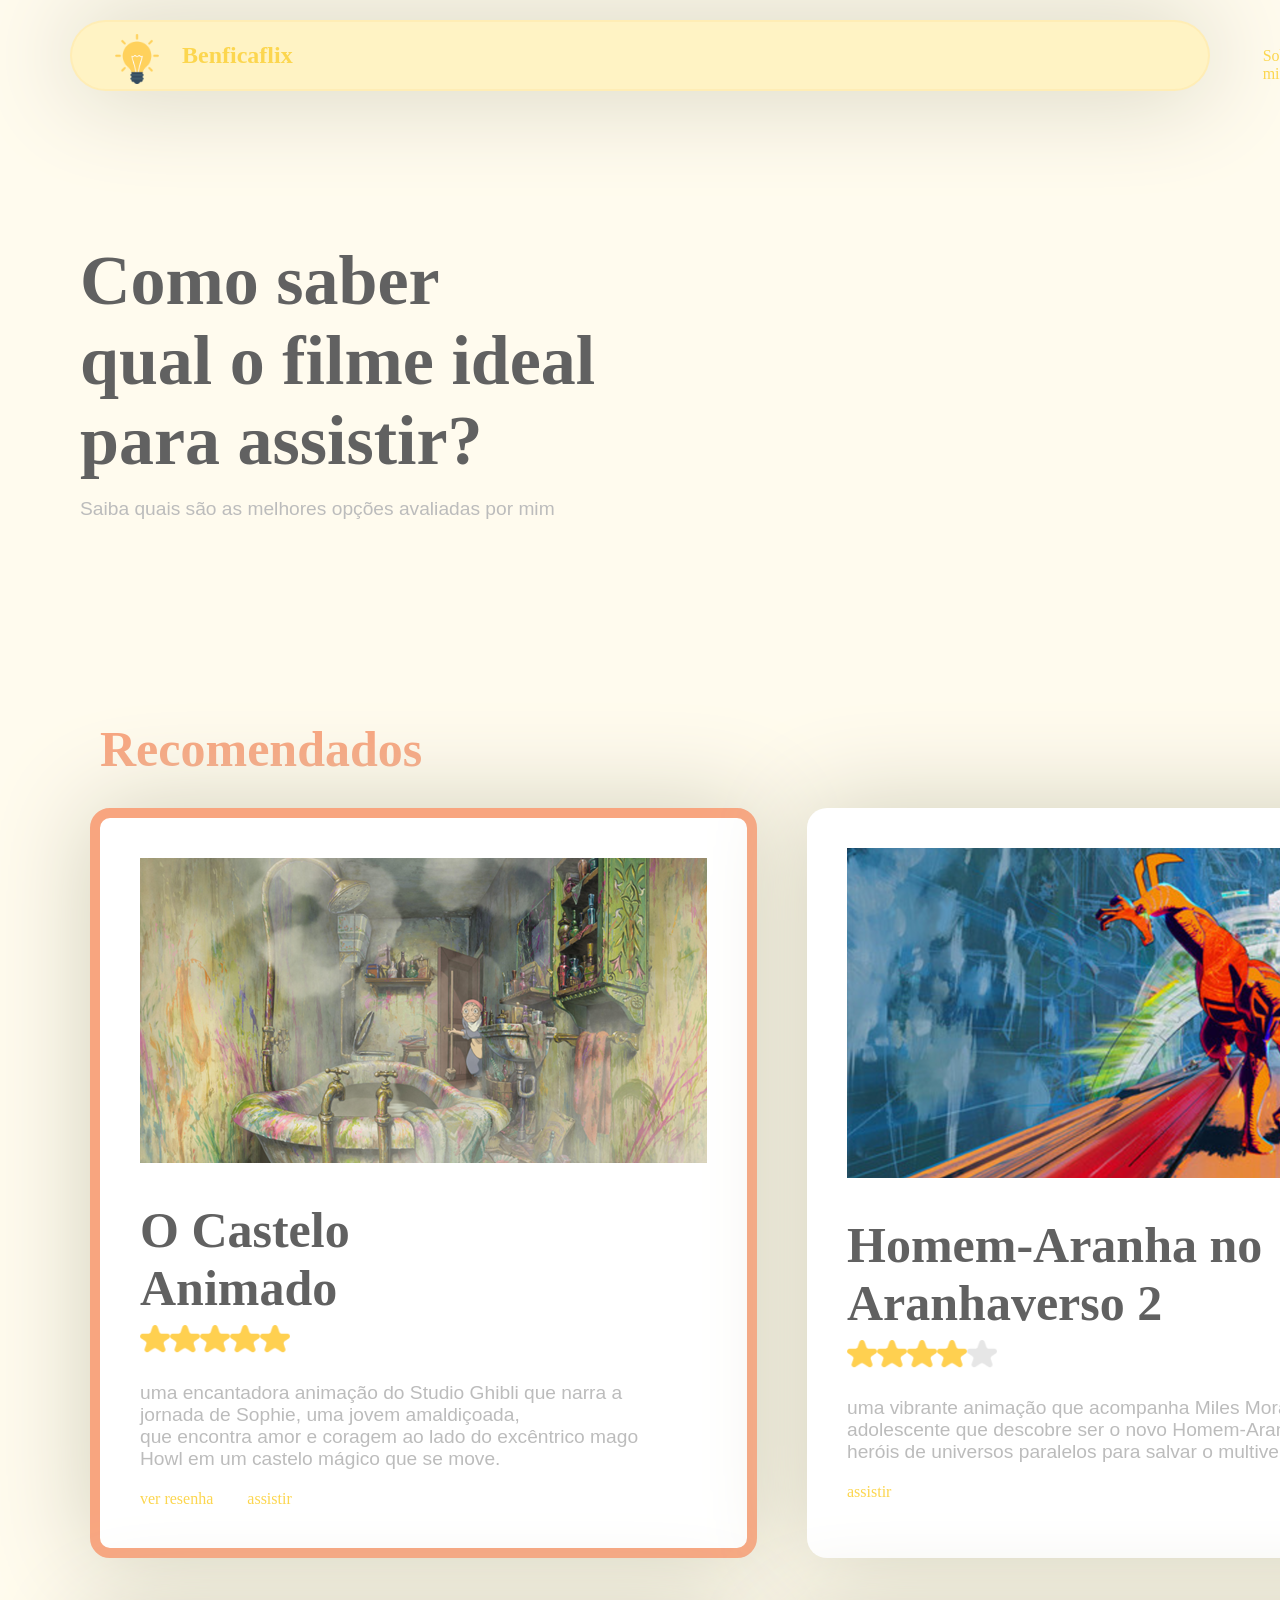
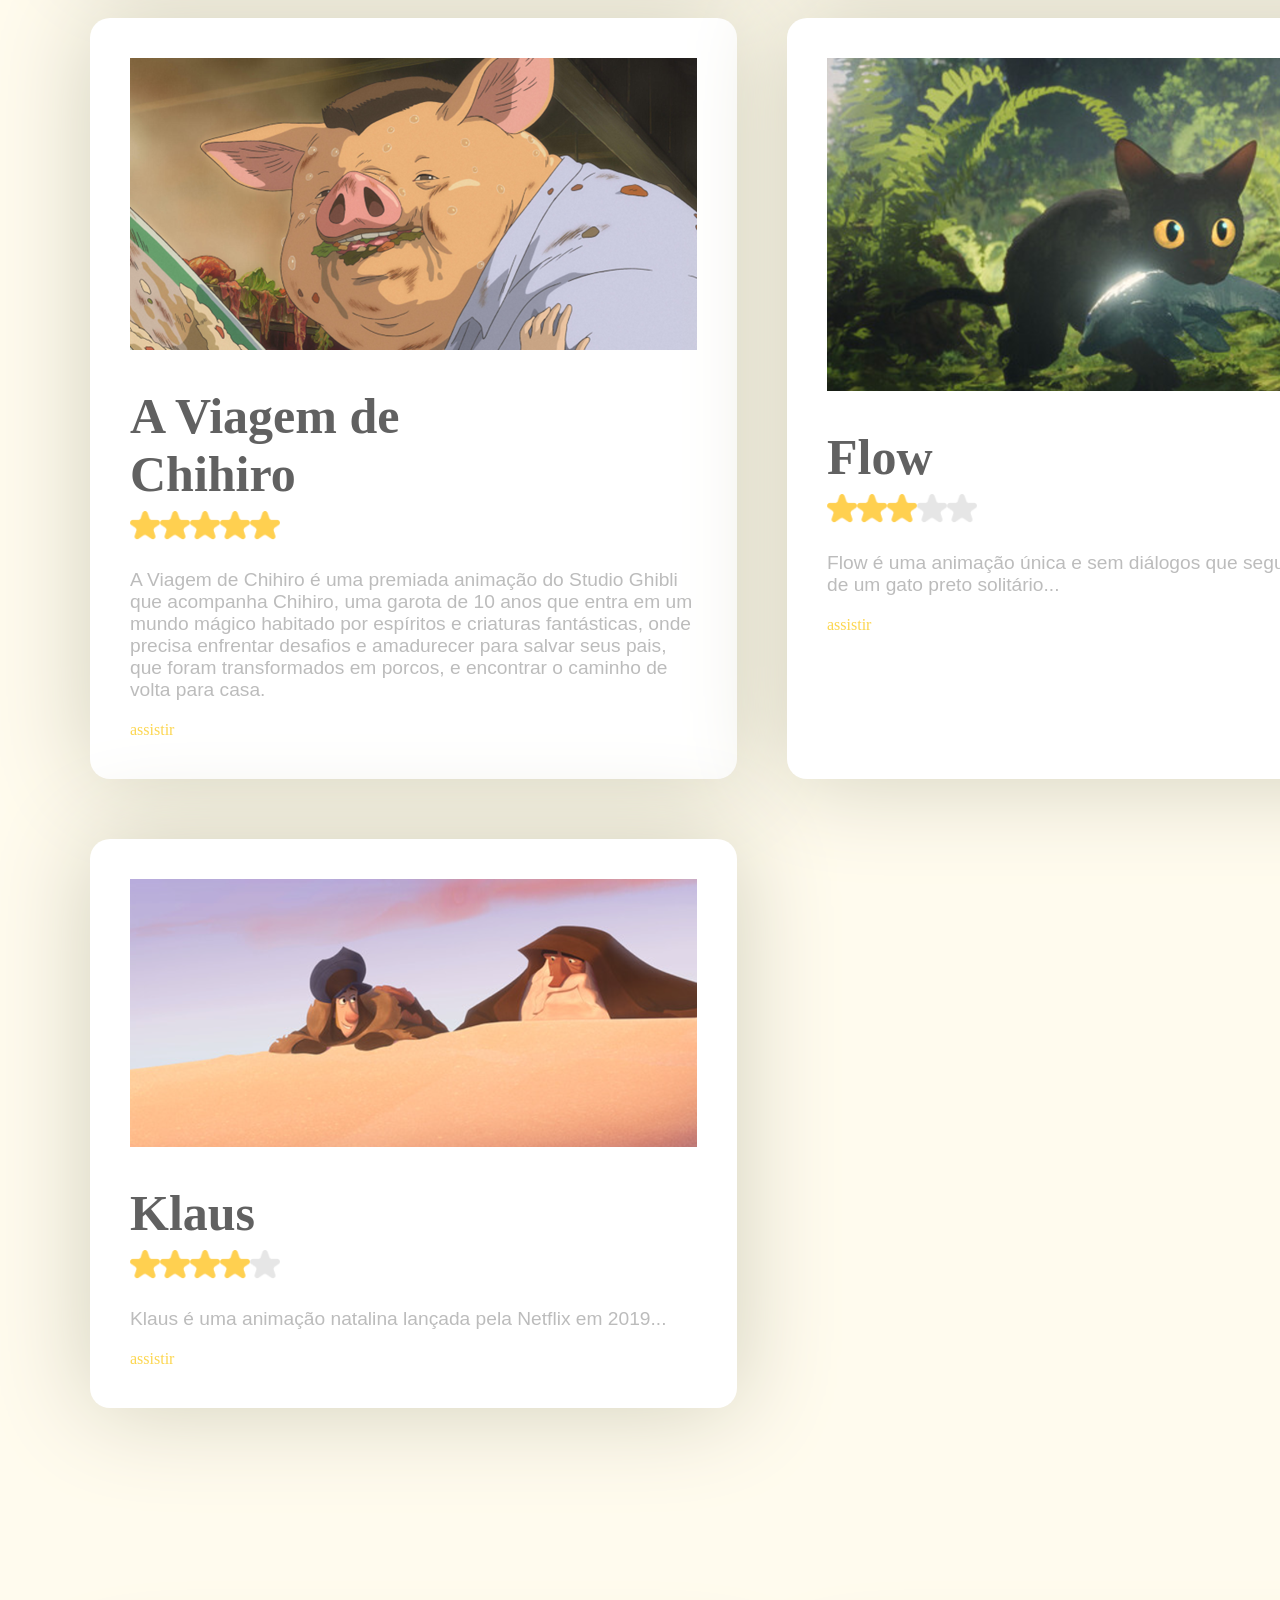
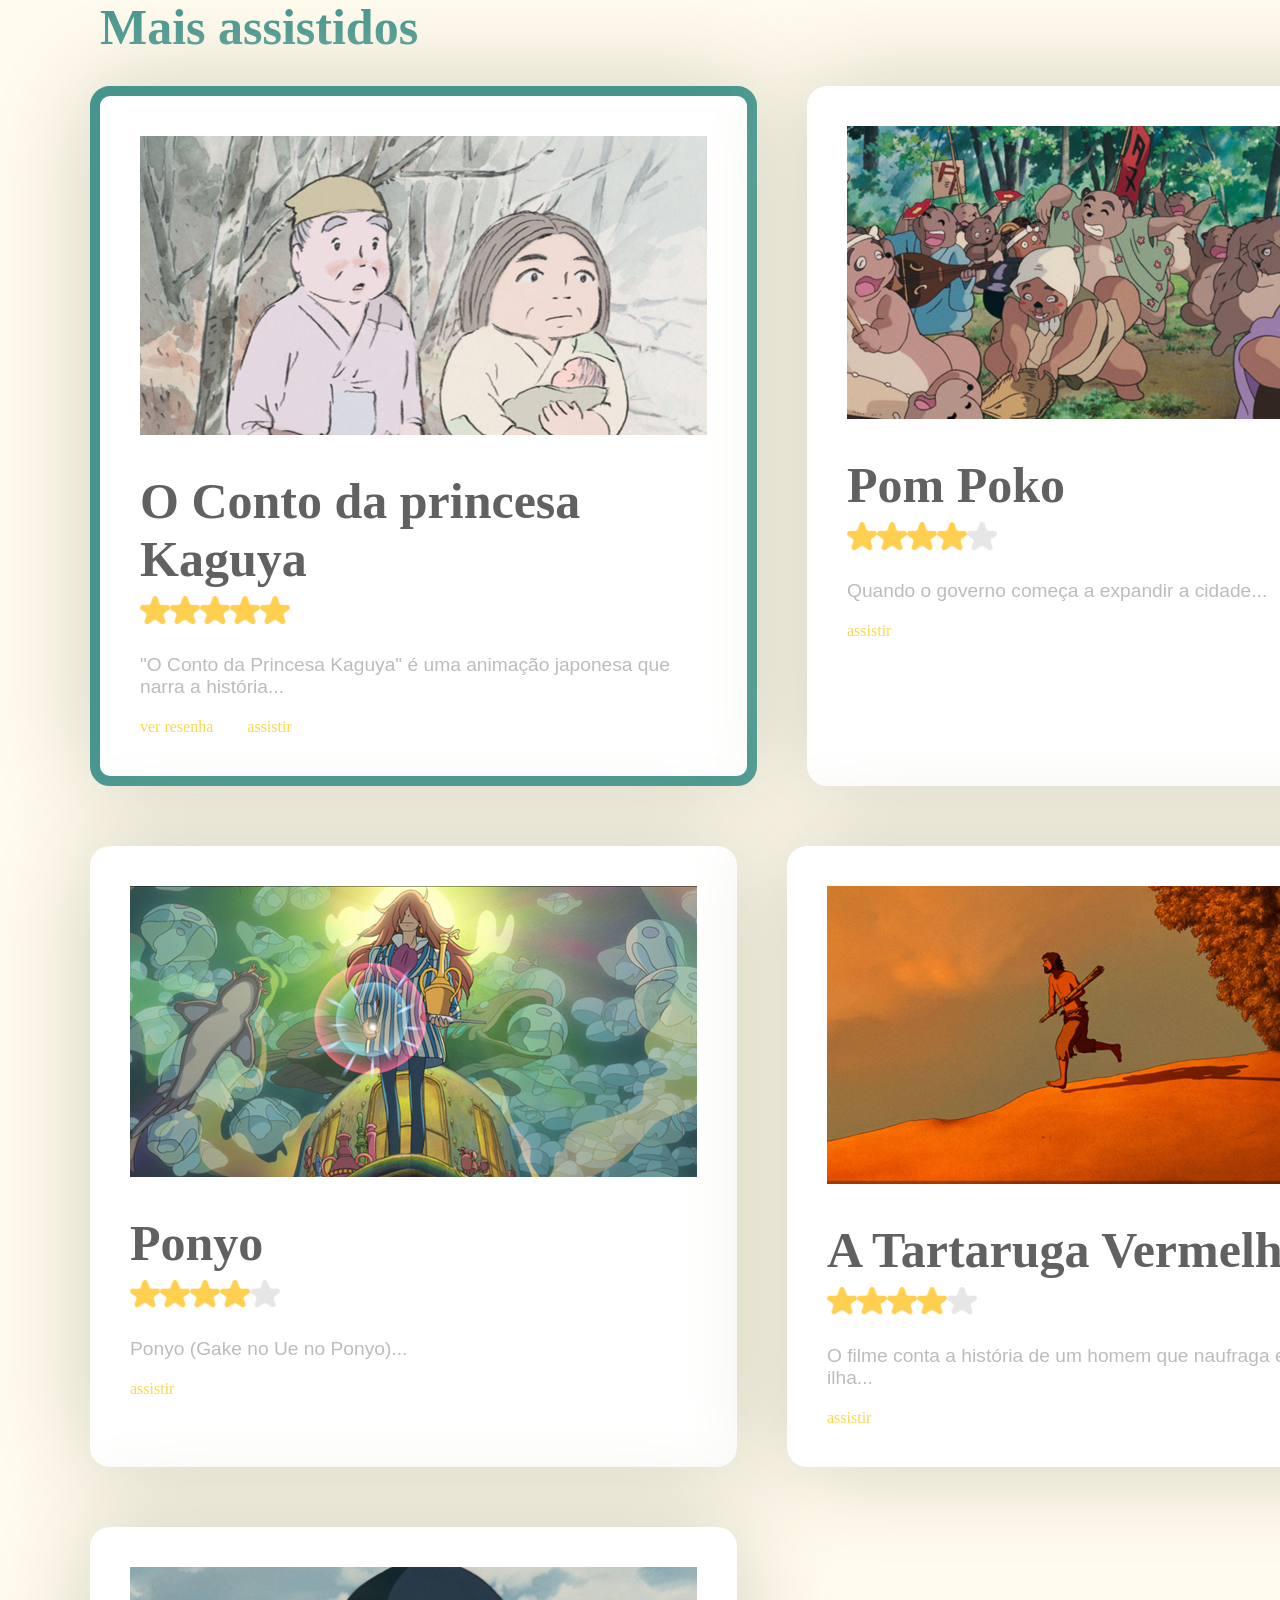
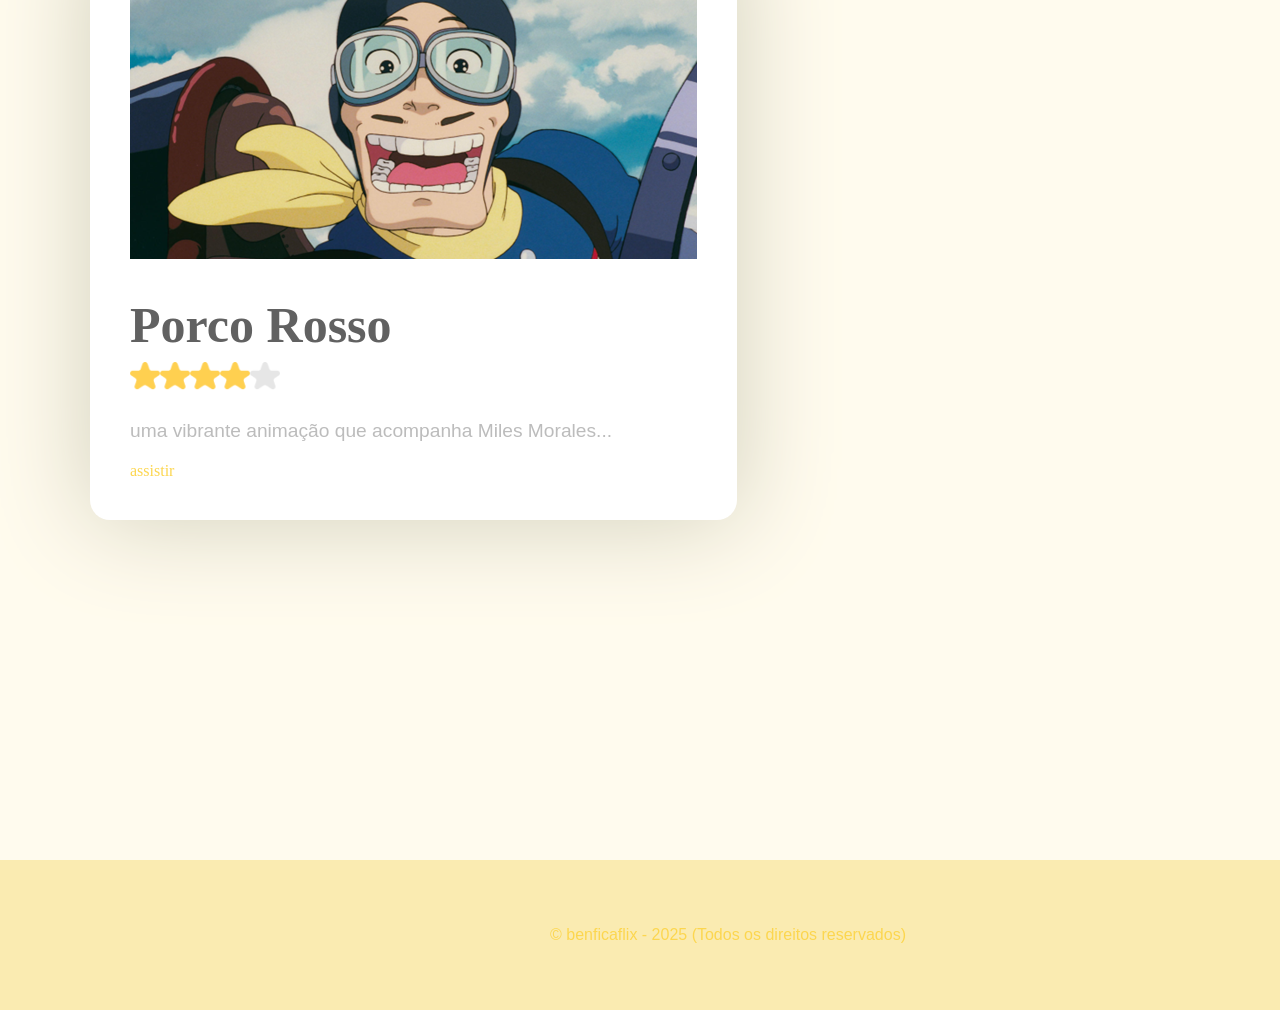
<file: index.html>
<!DOCTYPE html>
<html lang="en">
<head>
  <meta charset="UTF-8">
  <meta name="viewport" content="width=device-width, initial-scale=1.0">
  <title>benficaflix</title>
  <link rel="stylesheet" href="assets/css/style copy.css">
  <link rel="icon" type="image/png" href="assets/images/ideia.png">
</head>

<body>
  <header>
    <img src="assets/images/ideia.png" alt="" width="50px" height="50px">
    <h2> Benficaflix </h2>
    <nav>
      <a href="portfolio.html" target="_blank">Sobre mim</a>
    </nav>
  </header>

  <main>
    <h1>Como saber <br>qual o filme ideal <br>para assistir?</h1>
    <p>Saiba quais são as melhores opções avaliadas por mim</p>

    <div class="recomendados">
      <h2 id="recomendados">Recomendados</h2>

      <div class="filmesdupla1">

        <div class="filmes" id="castelo">
          <img src="assets/images/castelo animado.png" alt="">
          <h1>O Castelo <br>Animado</h1>
          <div class="star">
            <img src="assets/images/Star 5.png" alt="">
            <img src="assets/images/Star 5.png" alt="">
            <img src="assets/images/Star 5.png" alt="">
            <img src="assets/images/Star 5.png" alt="">
            <img src="assets/images/Star 5.png" alt="">
          </div>
          <p>uma encantadora animação do Studio Ghibli que narra a <br>jornada de Sophie, uma jovem amaldiçoada, <br>que
            encontra amor e coragem ao lado do excêntrico mago <br>Howl em um castelo mágico que se move.</p>
          <a href="index2.html" target="_blank">ver resenha</a>
          <a href="https://www.imdb.com/pt/title/tt0347149/" target="_blank">assistir</a>
        </div>

        <div class="filmes">
          <img src="assets/images/aranha verso.png" alt="">
          <h1>Homem-Aranha no Aranhaverso 2 </h1>
          <div class="star">
            <img src="assets/images/Star 5.png" alt="">
            <img src="assets/images/Star 5.png" alt="">
            <img src="assets/images/Star 5.png" alt="">
            <img src="assets/images/Star 5.png" alt="">
            <img src="assets/images/Star 4.png" alt="">
          </div>
          <p>uma vibrante animação que acompanha Miles Morales, um adolescente que descobre ser o novo Homem-Aranha e se
            une a heróis de universos paralelos para salvar o multiverso.</p>
          <a
            href="https://www.imdb.com/pt/title/tt9362722/?ref_=nv_sr_srsg_4_tt_8_nm_0_in_0_q_homem%2520ara"
            target="_blank">assistir</a>
        </div>

      </div>

      <div class="filmesdupla1">
        <div class="filmes">
          <img src="assets/images/a viagem de chihiro.png" alt="">
          <h1>A Viagem de <br>Chihiro</h1>
          <div class="star">
            <img src="assets/images/Star 5.png" alt="">
            <img src="assets/images/Star 5.png" alt="">
            <img src="assets/images/Star 5.png" alt="">
            <img src="assets/images/Star 5.png" alt="">
            <img src="assets/images/Star 5.png" alt="">
          </div>
          <p>A Viagem de Chihiro é uma premiada animação do Studio Ghibli que acompanha Chihiro, uma garota de 10 anos
            que entra em um mundo mágico habitado por espíritos e criaturas fantásticas, onde precisa enfrentar desafios
            e amadurecer para salvar seus pais, que foram transformados em porcos, e encontrar o caminho de volta para
            casa.</p>
          <a
            href="https://www.imdb.com/pt/title/tt0245429/?ref_=nv_sr_srsg_0_tt_8_nm_0_in_0_q_a%2520viagem%2520de%2520chihiro"
            target="_blank">assistir</a>
        </div>

        <div class="filmes">
          <img src="assets/images/flow.png" alt="">
          <h1>Flow</h1>
          <div class="star">
            <img src="assets/images/Star 5.png" alt="">
            <img src="assets/images/Star 5.png" alt="">
            <img src="assets/images/Star 5.png" alt="">
            <img src="assets/images/Star 4.png" alt="">
            <img src="assets/images/Star 4.png" alt="">
          </div>
          <p>Flow é uma animação única e sem diálogos que segue a jornada de um gato preto solitário...</p>
          <a href="https://www.imdb.com/pt/title/tt4772188/?ref_=fn_all_ttl_1" target="_blank">assistir</a>
        </div>
      </div>

      <div class="filmesdupla1">
        <div class="filmes" id="klaus">
          <img src="assets/images/klaus.png" alt="">
          <h1>Klaus</h1>
          <div class="star">
            <img src="assets/images/Star 5.png" alt="">
            <img src="assets/images/Star 5.png" alt="">
            <img src="assets/images/Star 5.png" alt="">
            <img src="assets/images/Star 5.png" alt="">
            <img src="assets/images/Star 4.png" alt="">
          </div>
          <p>Klaus é uma animação natalina lançada pela Netflix em 2019...</p>
          <a
            href="https://www.imdb.com/pt/title/tt4729430/?ref_=nv_sr_srsg_0_tt_2_nm_6_in_0_q_klaus"
            target="_blank">assistir</a>
        </div>
      </div>

    </div>

    <!-- MAIS ASSISTIDOS -->
    <div class="mais assistidos">
      <h2 id="assistidos">Mais assistidos</h2>

      <div class="filmesdupla1">

        <div class="filmes" id="princesa">
          <img src="assets/images/o conto da princesa kaguya.png" alt="">
          <h1>O Conto da princesa <br>Kaguya</h1>
          <div class="star">
            <img src="assets/images/Star 5.png" alt="">
            <img src="assets/images/Star 5.png" alt="">
            <img src="assets/images/Star 5.png" alt="">
            <img src="assets/images/Star 5.png" alt="">
            <img src="assets/images/Star 5.png" alt="">
          </div>
          <p>"O Conto da Princesa Kaguya" é uma animação japonesa que narra a história...</p>
          <a href="index3.html" target="_blank">ver resenha</a>
          <a
            href="https://www.imdb.com/pt/title/tt2576852/?ref_=nv_sr_srsg_3_tt_8_nm_0_in_0_q_o%2520conto%2520da"
            target="_blank">assistir</a>
        </div>

        <div class="filmes">
          <img src="assets/images/pom poko.png" alt="">
          <h1>Pom Poko </h1>
          <div class="star">
            <img src="assets/images/Star 5.png" alt="">
            <img src="assets/images/Star 5.png" alt="">
            <img src="assets/images/Star 5.png" alt="">
            <img src="assets/images/Star 5.png" alt="">
            <img src="assets/images/Star 4.png" alt="">
          </div>
          <p>Quando o governo começa a expandir a cidade...</p>
          <a
            href="https://www.imdb.com/pt/title/tt0110008/?ref_=nv_sr_srsg_0_tt_8_nm_0_in_0_q_pom%2520poko"
            target="_blank">assistir</a>
        </div>

      </div>

      <div class="filmesdupla1">

        <div class="filmes">
          <img src="assets/images/ponyo.png" alt="">
          <h1>Ponyo</h1>
          <div class="star">
            <img src="assets/images/Star 5.png" alt="">
            <img src="assets/images/Star 5.png" alt="">
            <img src="assets/images/Star 5.png" alt="">
            <img src="assets/images/Star 5.png" alt="">
            <img src="assets/images/Star 4.png" alt="">
          </div>
          <p>Ponyo (Gake no Ue no Ponyo)...</p>
          <a href="https://www.imdb.com/pt/title/tt0876563/?ref_=fn_all_ttl_1" target="_blank">assistir</a>
        </div>

        <div class="filmes">
          <img src="assets/images/tartaruga vermelha.png" alt="">
          <h1>A Tartaruga Vermelha</h1>
          <div class="star">
            <img src="assets/images/Star 5.png" alt="">
            <img src="assets/images/Star 5.png" alt="">
            <img src="assets/images/Star 5.png" alt="">
            <img src="assets/images/Star 5.png" alt="">
            <img src="assets/images/Star 4.png" alt="">
          </div>
          <p>O filme conta a história de um homem que naufraga em uma ilha...</p>
          <a
            href="https://www.imdb.com/pt/title/tt3666024/?ref_=nv_sr_srsg_0_tt_8_nm_0_in_0_q_a%2520tarta"
            target="_blank">assistir</a>
        </div>

      </div>

      <div class="filmesdupla1">
        <div class="filmes">
          <img src="assets/images/porco rosso.png" alt="">
          <h1>Porco Rosso</h1>
          <div class="star">
            <img src="assets/images/Star 5.png" alt="">
            <img src="assets/images/Star 5.png" alt="">
            <img src="assets/images/Star 5.png" alt="">
            <img src="assets/images/Star 5.png" alt="">
            <img src="assets/images/Star 4.png" alt="">
          </div>
          <p>uma vibrante animação que acompanha Miles Morales...</p>
          <a href="https://www.imdb.com/pt/title/tt0104652/?ref_=nv_sr_srsg_0_tt_6_nm_2_in_0_q_porco"
            target="_blank">assistir</a>
        </div>
      </div>

    </div>
  </main>

  <footer>
    <p>&copy; benficaflix - 2025 (Todos os direitos reservados)</p>
  </footer>
</body>

</html>
</file>
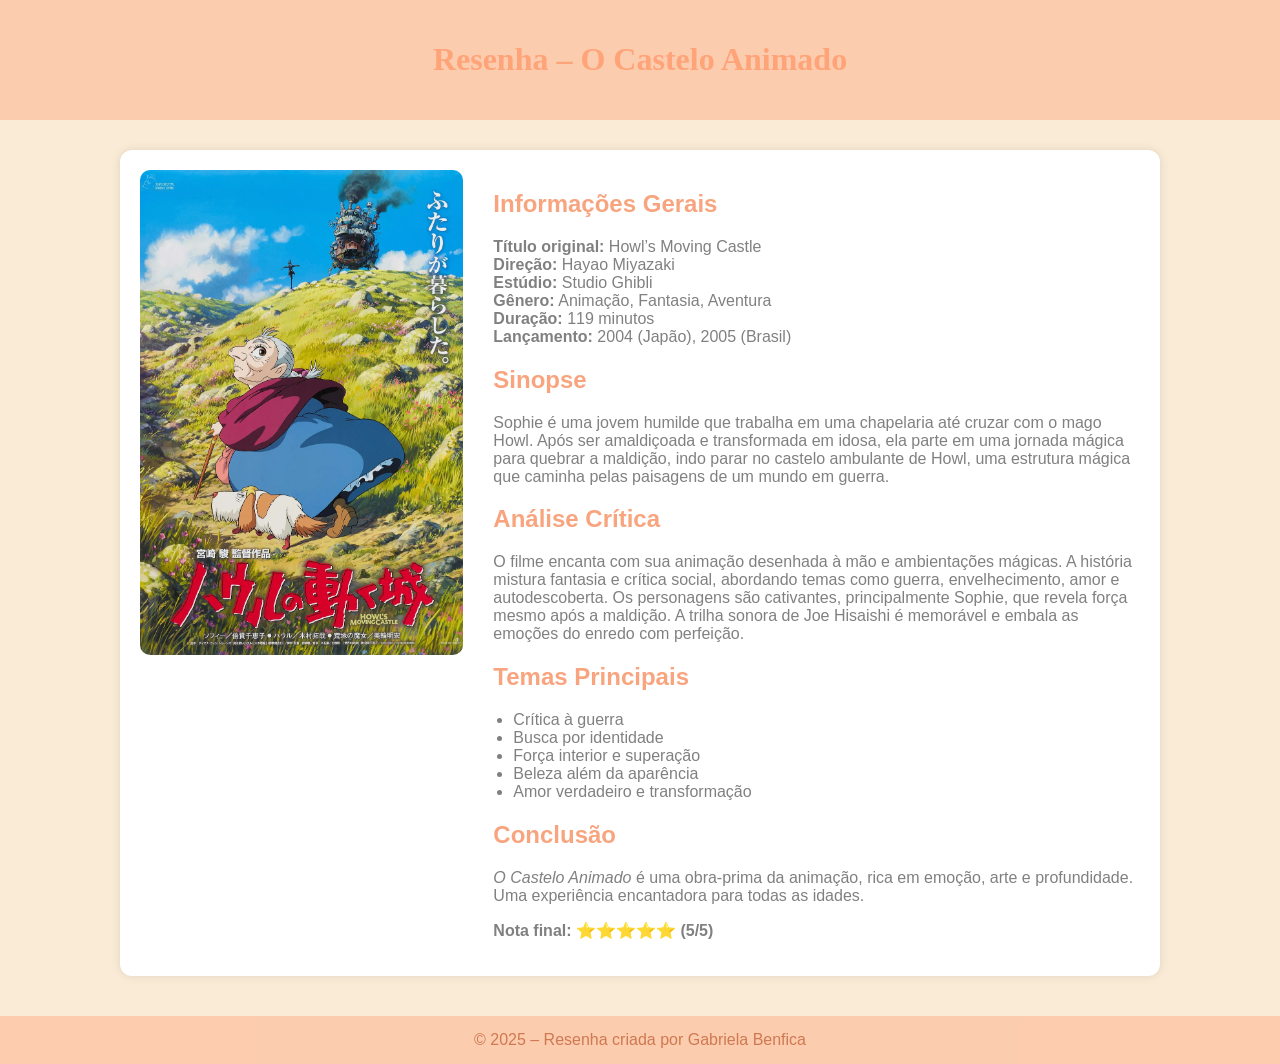
<file: index2.html>
<!DOCTYPE html>
<html lang="pt-BR">
<head>
  <meta charset="UTF-8">
  <meta name="viewport" content="width=device-width, initial-scale=1">
  <title>Resenha – O Castelo Animado</title>
  <link rel="stylesheet" href="assets/css/style2.css">
  <link rel="icon" type="image/png" href="assets/images/ideia.png">

</head>
<body>

<header>
  <h1>Resenha – O Castelo Animado</h1>
</header>

<div class="container">
  <div class="poster">
    <img src="assets/images/poster castelo animado.webp" alt="Poster do filme O Castelo Animado">
  </div>

  <div class="resenha">
    <h2>Informações Gerais</h2>
    <p><strong>Título original:</strong> Howl’s Moving Castle<br>
       <strong>Direção:</strong> Hayao Miyazaki<br>
       <strong>Estúdio:</strong> Studio Ghibli<br>
       <strong>Gênero:</strong> Animação, Fantasia, Aventura<br>
       <strong>Duração:</strong> 119 minutos<br>
       <strong>Lançamento:</strong> 2004 (Japão), 2005 (Brasil)</p>

    <h2>Sinopse</h2>
    <p>
      Sophie é uma jovem humilde que trabalha em uma chapelaria até cruzar com o mago Howl. Após ser amaldiçoada e transformada em idosa, ela parte em uma jornada mágica para quebrar a maldição, indo parar no castelo ambulante de Howl, uma estrutura mágica que caminha pelas paisagens de um mundo em guerra.
    </p>

    <h2>Análise Crítica</h2>
    <p>
      O filme encanta com sua animação desenhada à mão e ambientações mágicas. A história mistura fantasia e crítica social, abordando temas como guerra, envelhecimento, amor e autodescoberta. Os personagens são cativantes, principalmente Sophie, que revela força mesmo após a maldição. A trilha sonora de Joe Hisaishi é memorável e embala as emoções do enredo com perfeição.
    </p>

    <h2>Temas Principais</h2>
    <ul>
      <li>Crítica à guerra</li>
      <li>Busca por identidade</li>
      <li>Força interior e superação</li>
      <li>Beleza além da aparência</li>
      <li>Amor verdadeiro e transformação</li>
    </ul>

    <h2>Conclusão</h2>
    <p>
      <em>O Castelo Animado</em> é uma obra-prima da animação, rica em emoção, arte e profundidade. Uma experiência encantadora para todas as idades.
    </p>

    <p><strong>Nota final: ⭐⭐⭐⭐⭐ (5/5)</strong></p>
  </div>
</div>

<footer>
  &copy; 2025 – Resenha criada por Gabriela Benfica 
</footer>

</body>
</html>
</file>
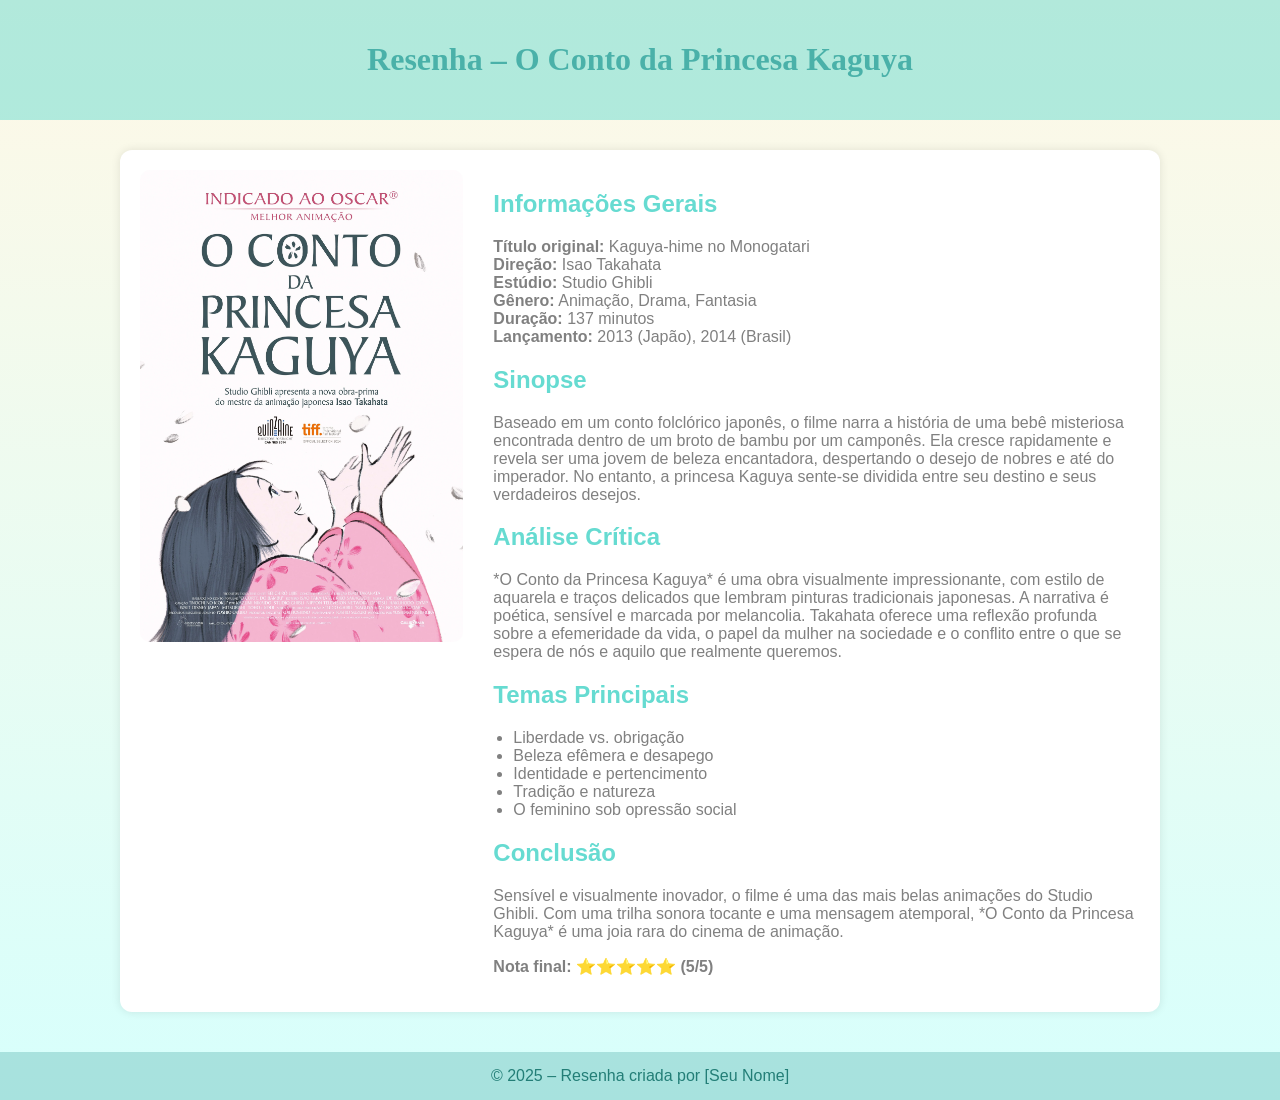
<file: index3.html>
<!DOCTYPE html>
<html lang="en">
<head>
    <meta charset="UTF-8">
    <meta name="viewport" content="width=device-width, initial-scale=1.0">
    <title>Resenha - O Conto da princesa Kaguya</title>
    <link rel="stylesheet" href="assets/css/style3.css">
    <link rel="icon" type="image/png" href="assets/images/ideia.png">
</head>
<body>
    <header>
        <h1>Resenha – O Conto da Princesa Kaguya</h1>
      </header>
      
      <div class="container">
        <div class="poster">
          <img src="assets/images/princesa post.webp" alt="Poster do filme O Conto da Princesa Kaguya">
        </div>
      
        <div class="resenha">
          <h2>Informações Gerais</h2>
          <p><strong>Título original:</strong> Kaguya-hime no Monogatari<br>
             <strong>Direção:</strong> Isao Takahata<br>
             <strong>Estúdio:</strong> Studio Ghibli<br>
             <strong>Gênero:</strong> Animação, Drama, Fantasia<br>
             <strong>Duração:</strong> 137 minutos<br>
             <strong>Lançamento:</strong> 2013 (Japão), 2014 (Brasil)</p>
      
          <h2>Sinopse</h2>
          <p>
            Baseado em um conto folclórico japonês, o filme narra a história de uma bebê misteriosa encontrada dentro de um broto de bambu por um camponês. Ela cresce rapidamente e revela ser uma jovem de beleza encantadora, despertando o desejo de nobres e até do imperador. No entanto, a princesa Kaguya sente-se dividida entre seu destino e seus verdadeiros desejos.
          </p>
      
          <h2>Análise Crítica</h2>
          <p>
            *O Conto da Princesa Kaguya* é uma obra visualmente impressionante, com estilo de aquarela e traços delicados que lembram pinturas tradicionais japonesas. A narrativa é poética, sensível e marcada por melancolia. Takahata oferece uma reflexão profunda sobre a efemeridade da vida, o papel da mulher na sociedade e o conflito entre o que se espera de nós e aquilo que realmente queremos.
          </p>
      
          <h2>Temas Principais</h2>
          <ul>
            <li>Liberdade vs. obrigação</li>
            <li>Beleza efêmera e desapego</li>
            <li>Identidade e pertencimento</li>
            <li>Tradição e natureza</li>
            <li>O feminino sob opressão social</li>
          </ul>
      
          <h2>Conclusão</h2>
          <p>
            Sensível e visualmente inovador, o filme é uma das mais belas animações do Studio Ghibli. Com uma trilha sonora tocante e uma mensagem atemporal, *O Conto da Princesa Kaguya* é uma joia rara do cinema de animação.
          </p>
      
          <p><strong>Nota final: ⭐⭐⭐⭐⭐ (5/5)</strong></p>
        </div>
      </div>
      
      <footer>
        &copy; 2025 – Resenha criada por [Seu Nome]
      </footer>
      
      
    
</body>
</html>
</file>
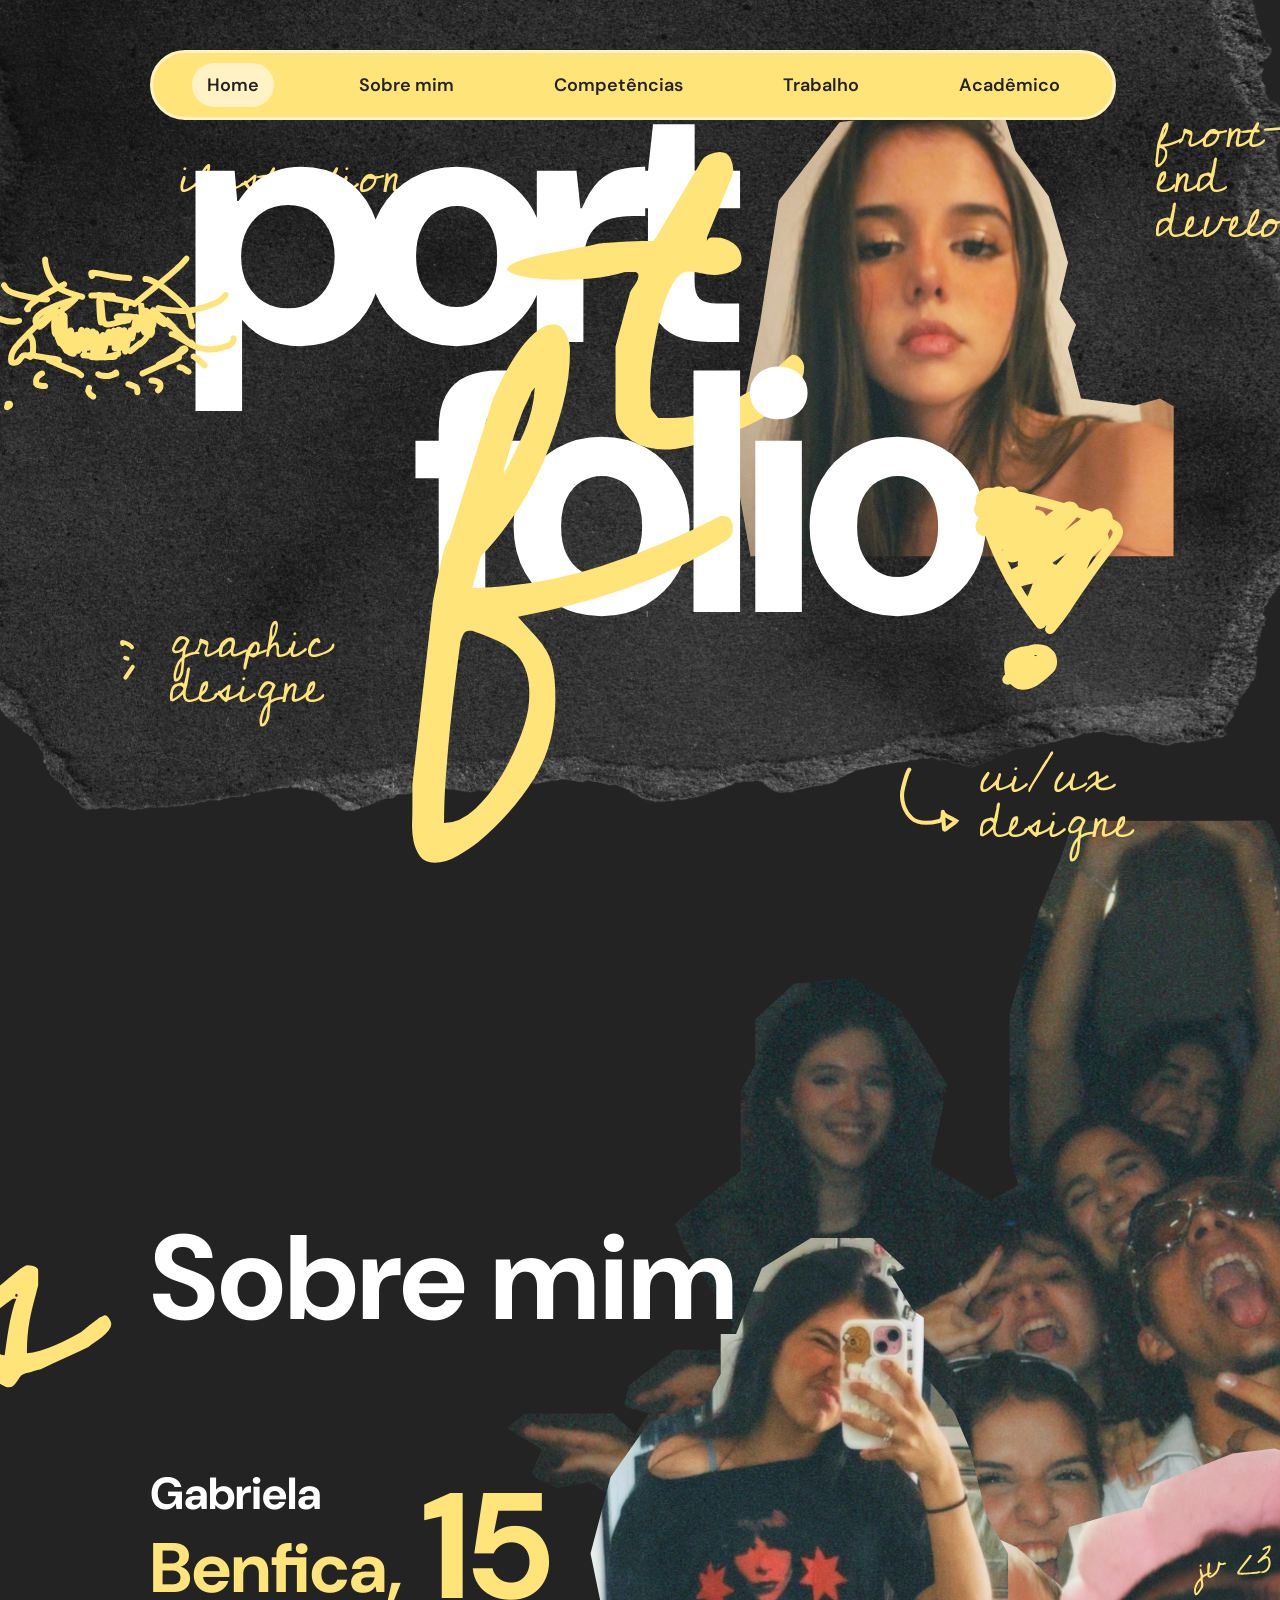
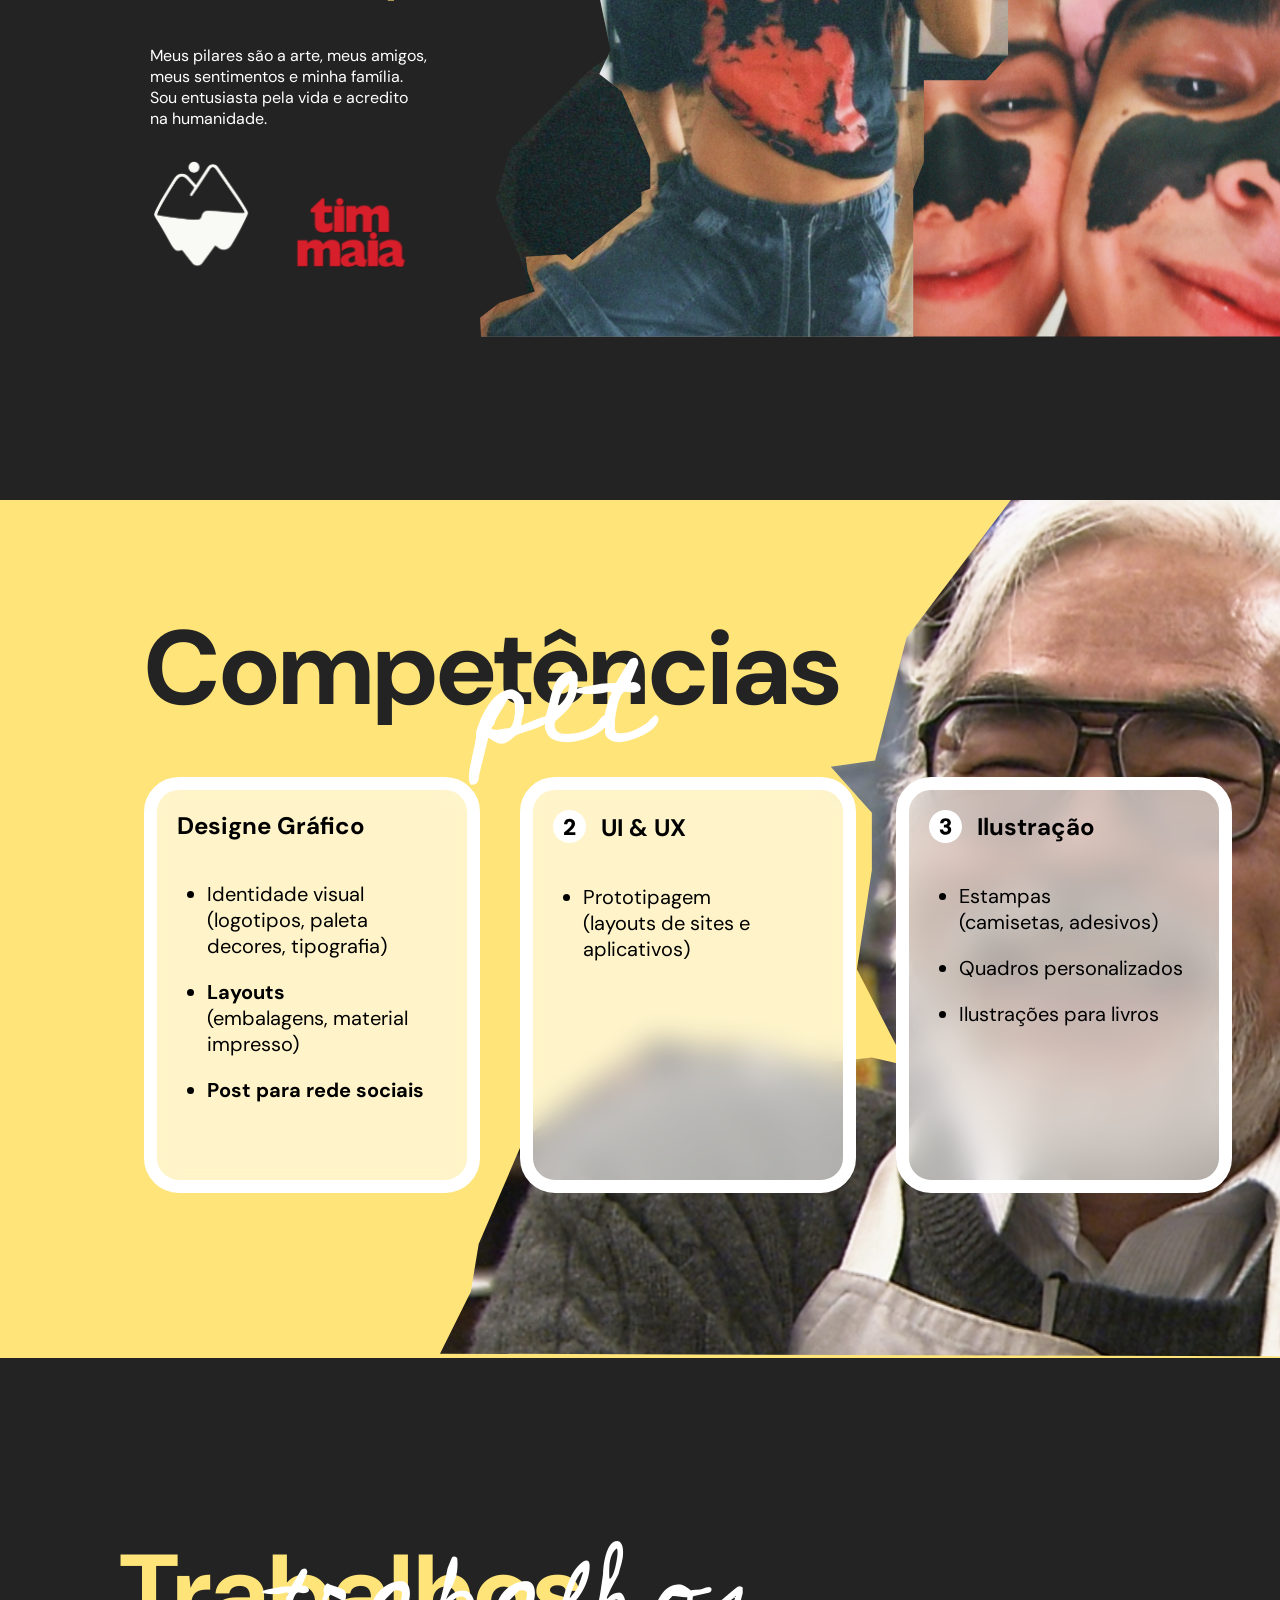
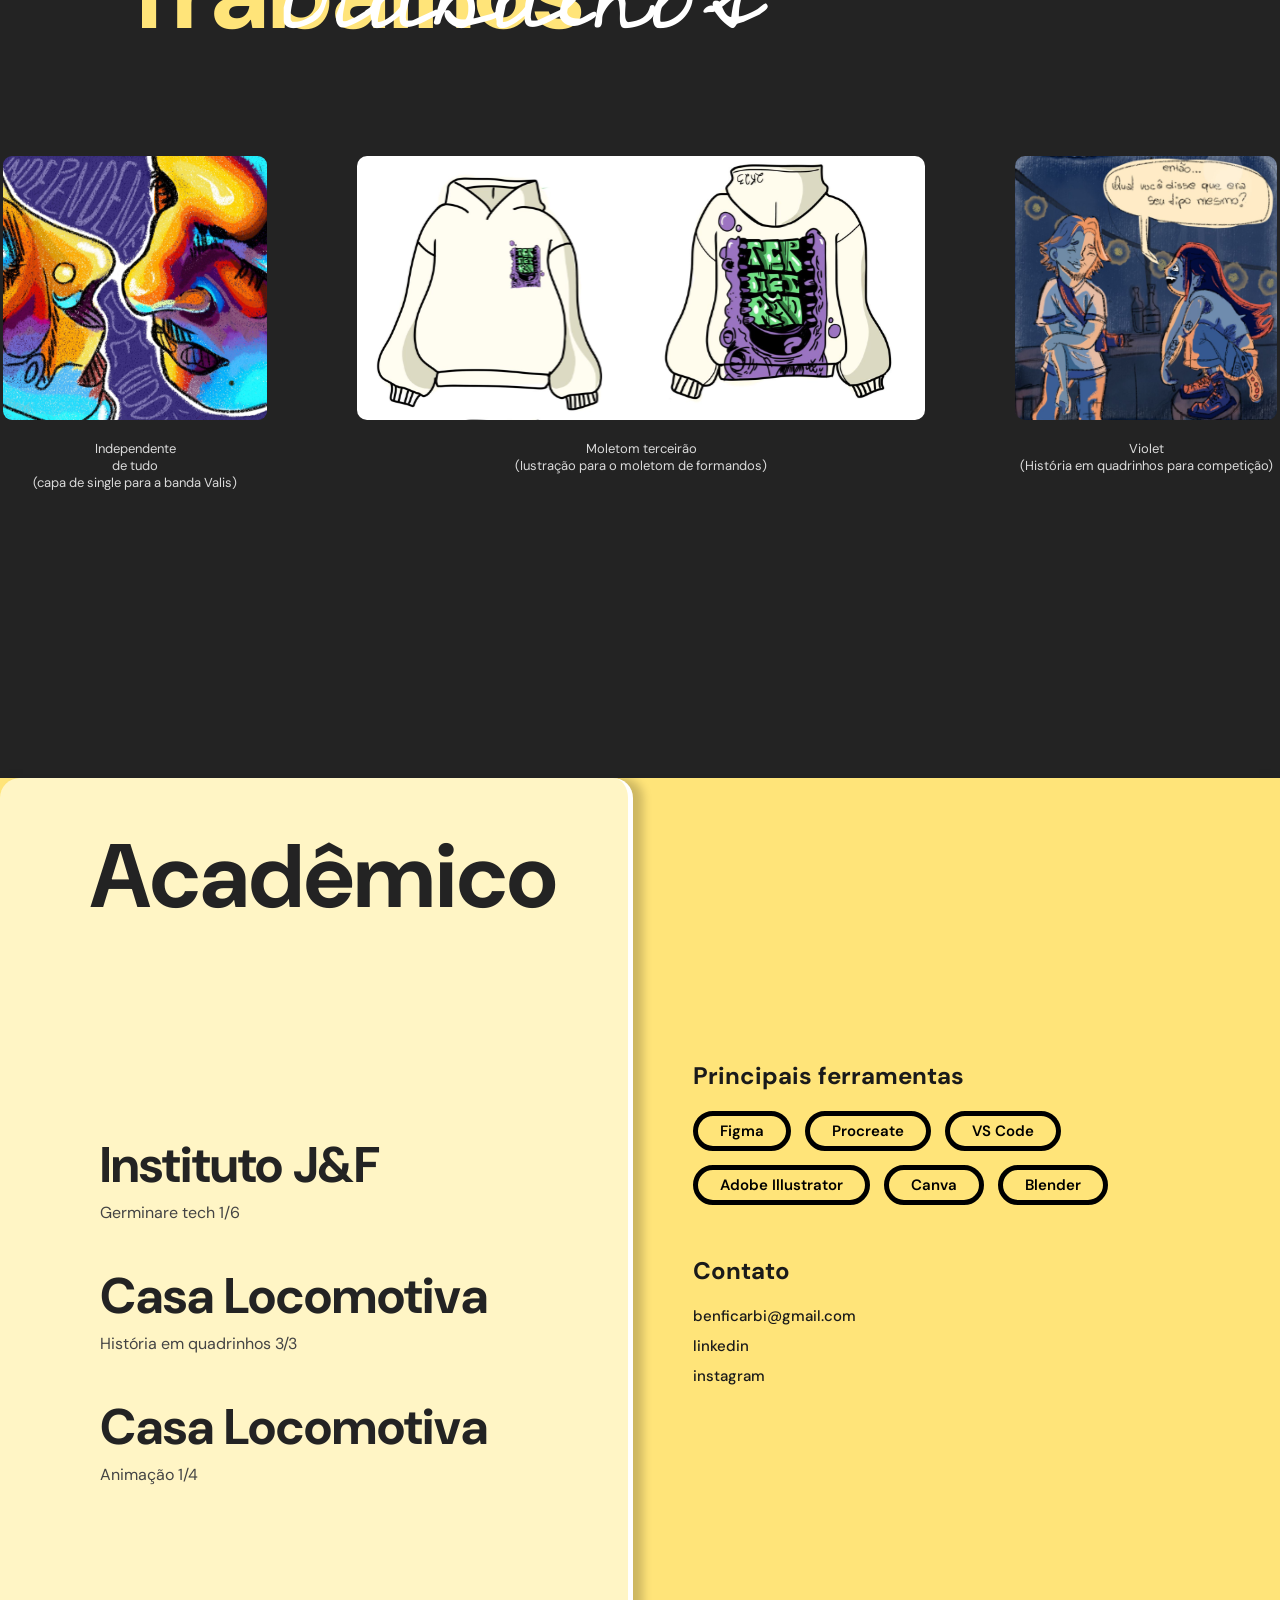
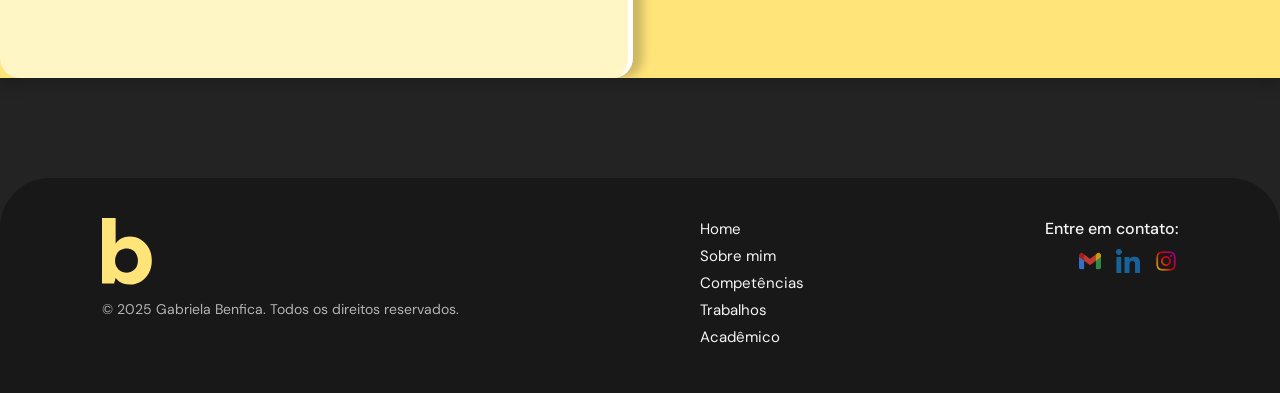
<file: portfolio.html>
<!DOCTYPE html>
<html lang="en">
<head>
    <meta charset="UTF-8">
    <meta name="viewport" content="width=device-width, initial-scale=1.0">
    <link rel="stylesheet" href="assets/css/style-portfolio.css">
    <link rel="shortcut icon" href="assets/icons/b.svg" type="image/x-icon">
    <title>benficarbi</title>
</head>
<body>
    <section id="Home">
        <img src="assets/images/gabi-fundo.svg" alt="" width="100%" id="background">
        <header>
            <nav>
                <ul>
                    <li><a href="#Home">Home</a></li>
                    <li><a href="#Sobre-mim">Sobre mim</a></li>
                    <li><a href="#Competências">Competências</a></li>
                    <li><a href="#Trabalho">Trabalho</a></li>
                    <li><a href="#Acadêmico">Acadêmico</a></li>
                </ul>
            </nav>
        </header>

        <div id="display-ilustration-fedev">
            <p>ilustration</p>
            <p id="fe-dev">front-end <br> developer</p>
        </div>

        <div id="display-eye-port-t">
            <h1>port</h1>
            <p class="letter-coursive">t</p>
            <img src="assets/vectors/eye.svg" alt="" width="250px" id="eye">
        </div>

        <div id="display-farp-gd-folio-f"> 
            <img src="assets/vectors/farpinha gd.svg" alt="" id="farpinha-gd">
            <p id="gd">graphic <br> designe</p>
            <p class="letter-coursive">f</p>
            <h1 id="folio">folio</h1>
            <img src="assets/vectors/ponto de exclamaçãp.svg" alt="" width="150px">
        </div>
        <div id="display-arrow-ui">
            <img src="assets/vectors/arow.svg" alt="">
            <p >ui/ux <br> designe</p>
        </div>
    </section>
    
    <section id="Sobre-mim">
        <div id="display-sobre-mim">
            <h1>Sobre mim</h1>
            <p id="s-letter-coursive">s</p>
        </div>

        <img src="assets/images/sobre-mim-pessoas.svg" alt="" id="background-people" width="800px">

        <div id="content-sobre-mim">
            <div id="display-nome-idade">
                <div class="name-line">
                    <h1>Gabriela</h1>
                    <h1 id="Benfica-surname">Benfica,</h1>
                </div>
                <h1 id="age-number">15</h1>
            </div>


            <p id="biography-text">
                Meus pilares são a arte, meus amigos,<br>
                meus sentimentos e minha família.<br>
                Sou entusiasta pela vida e acredito<br>
                na humanidade.
            </p>

            <div id="logos-section">
                <img src="assets/icons/lagum.svg" alt="Logo Montanha" id="logo-montanha">
                <img src="assets/icons/tim maia.svg" alt="Logo Tim Maia" id="logo-tim-maia">
            </div>
        </div>
    </section>

    <section id="Competências">
        <div>

            <div id="display-competencias">
                <h1>Competências</h1>
                <p id="pet-letter-coursive">pet</p>
            </div>
            
            <div id="display-cards">
                <div class="card-compet">
                    <div id="display-1-dg">
                        <h2>Designe Gráfico</h2>
                    </div>
                    <ul>
                        <li>Identidade visual <br> (logotipos, paleta decores, tipografia)</li>
                        <li><b>Layouts</b> <br> (embalagens, material impresso) </li>
                        <li><b>Post para rede sociais</b></li>
                    </ul>
                </div>

                <div class="card-compet">
                    <div id="display-1-dg">
                        <img src="assets/icons/2.svg" alt="">
                        <h2>UI & UX</h2>
                    </div>
                    <ul>
                        <li>Prototipagem <br> (layouts de sites e aplicativos)</li>
                    </ul>
                </div>

                <div class="card-compet">
                    <div id="display-1-dg">
                        <img src="assets/icons/3.svg" alt="">
                        <h2>Ilustração</h2>
                    </div>
                    <ul>
                        <li>Estampas <br> (camisetas, adesivos)</li>
                        <li>Quadros personalizados</li>
                        <li>Ilustrações para livros</li>
                    </ul>
                </div>
            </div>

        </div>
        <img src="assets/images/hayao.svg" alt="" id="hayao">
    </section>
    <section id="Trabalho">
        <div id="display-trabalhos">
            <h1>Trabalhos</h1>
            <p id="trabalhos-letter-coursive">trabalhos</p>
        </div>
        <div id="display-fotos">
            <div>
                <img src="assets/images/Independente de tudo.svg" alt="">
                <p class="title-desc">Independente <br> de tudo</p>
                <p>(capa de single para a banda Valis)</p>
            </div>
            <div>
                <img src="assets/images/moletom terceirão.svg" alt="">
                <p class="title-desc">Moletom terceirão</p>
                <p>(Iustração para o moletom de formandos)</p>
            </div>
            <div>
                <img src="assets/images/violet.svg" alt="">
                <p class="title-desc">Violet</p>
                <p>(História em quadrinhos para competição)</p>
            </div>
        </div>
    </section>
    <section id="Acadêmico">
    <div class="left">
      <h2 class="titulo-blur">Acadêmico</h2>
      <div id="inst">
        <div class="instituicao">
            <h3><span class="icon"></span> Instituto J&F</h3>
            <p>Germinare tech 1/6</p>
        </div>

        <div class="instituicao">
            <h3>Casa Locomotiva</h3>
            <p>História em quadrinhos 3/3</p>
        </div>

        <div class="instituicao">
            <h3>Casa Locomotiva</h3>
            <p>Animação 1/4</p>
        </div>
      </div>
    </div>

    <div class="right">
      <h1>Principais ferramentas</h1>
      <div class="ferramentas">
        <span>Figma</span>
        <span>Procreate</span>
        <span>VS Code</span>
        <span>Adobe Illustrator</span>
        <span>Canva</span>
        <span>Blender</span>
      </div>

      <h1>Contato</h1>
      <ul class="contato">
        <li> <a href="mailto:benficarbi@gmail.com">benficarbi@gmail.com</a></li>
        <li> <a href="https://linkedin.com/in/gabriela-benfica-38a236389" target="_blank">linkedin</a></li>
        <li><a href="https://www.instagram.com/gabrielabenfic/">instagram</a></li>
      </ul>
    </div>
  </section>
  <footer>
    <div class="footer-container">
        <div class="footer-left">
            <img src="assets/icons/b.svg" alt="Logo Gabriela Benfica" class="footer-logo">
            <p>© 2025 Gabriela Benfica. Todos os direitos reservados.</p>
        </div>

        <div class="footer-center">
            <ul class="footer-links">
                <li><a href="#Home">Home</a></li>
                <li><a href="#Sobre-mim">Sobre mim</a></li>
                <li><a href="#Competências">Competências</a></li>
                <li><a href="#Trabalho">Trabalhos</a></li>
                <li><a href="#Acadêmico">Acadêmico</a></li>
            </ul>
        </div>

        <div class="footer-right">
            <p>Entre em contato:</p>
            <div class="footer-socials">
                <a href="mailto:benficarbi@gmail.com" title="Email"><img src="assets/icons/mail.png" alt="Email"></a>
                <a href="https://linkedin.com/in/gabriela-benfica-38a236389" target="_blank" title="LinkedIn"><img src="assets/icons/linkedin.png" alt="LinkedIn"></a>
                <a href="https://www.instagram.com/" target="_blank" title="Instagram"><img src="assets/icons/instagram.png" alt="Instagram"></a>
            </div>
        </div>
    </div>
</footer>

    <script src="assets/js/script.js"></script>


</body>
</html>
</file>
<file: assets/css/style copy.css>
body {
    font-family: arial black;
    background-color: rgb(255, 251, 238);
    height: 100vh;
    margin: 0;
}

/* ===== HEADER ===== */

header {
    display: flex;
    gap: 20px;
    background-color: rgb(255, 243, 196);
    margin: 20px 70px 150px 70px;
    border-radius: 100px;
    box-shadow: 0px 0px 100px rgb(209, 207, 187);
    border: 2px solid rgba(255, 211, 123, 0.2);
}

header img {
    margin-top: 12px;
    margin-left: 40px;
}

header h2 {
    color: rgb(252, 214, 79);
}

header nav {
    margin-top: 25px;
    margin-left: 950px;
}

nav a {
    margin-right: 30px;
    text-decoration: none;
    color: rgb(252, 214, 79);
}

nav a:hover {
    color: #cfa231;
}

/* ===== MAIN ===== */

main {
    margin-left: 80px;
}

main h1 {
    margin-bottom: -2px;
    color: rgb(97, 97, 97);
    font-size: 70px;
}

main p {
    font-size: larger;
    font-family: arial;
    color: rgb(188, 188, 188);
    margin-bottom: 200px;
}

main h2 {
    font-size: 50px;
    color: gray;
    margin-left: 20px;
}

/* ===== FILMES ===== */

.filmes {
    margin-top: 20px;
    background-color: white;
    padding: 40px;
    margin-left: 10px;
    margin-right: 40px;
    border-radius: 20px;
    box-shadow: 0px 0px 100px rgb(209, 207, 187);
    gap: 30px;
    margin-bottom: 40px;
}

.filmes h1 {
    font-size: 50px;
}

.filmes p {
    margin-bottom: 20px;
}

.filmes a {
    margin-top: 30px;
    margin-right: 30px;
    text-decoration: none;
    color: rgb(252, 214, 79);
}

/* ===== SEÇÕES DE FILMES ===== */

.filmesdupla1 {
    display: flex;
}

#klaus {
    margin-right: 750px;
}

#recomendados {
    color: #f8a57f;
    margin-bottom: 10px;
}

#assistidos {
    color: #45958e;
    margin-top: 150px;
    margin-bottom: 10px;
}

#castelo {
    border: 10px solid #f8a57f;
}

#princesa {
    border: 10px solid #45958e;
}

/* ===== STAR ===== */

.star {
    display: flex;
}

.star img {
    margin-top: 10px;
    margin-bottom: 10px;
    width: 30px;
}

/* ===== FOOTER ===== */

footer {
    margin-top: 300px;
    background-color: rgb(250, 235, 177);
    font-family: arial;
    color: rgb(160, 160, 160);
    padding: 50px;
}

footer p {
    margin-left: 500px;
    color: rgb(252, 214, 79);
}
</file>
<file: assets/css/style2.css>
body {
  font-family: 'Segoe UI', Tahoma, Geneva, Verdana, sans-serif;
  margin: 0;
  padding: 0;
  background-color: antiquewhite;
  color: #333;
}

header {
  background-color:  rgb(255, 174, 136, 0.5) ;
  padding: 20px;
  text-align: center;
  font-family: arial black;
}

header h1{
    color: rgb(255, 163, 120);
}

.container {
  max-width: 1000px;        
  margin: 30px auto;
  padding: 20px;
  background: white;
  border-radius: 12px;
  box-shadow: 0 0 10px rgba(0,0,0,0.1);
  display: flex;
  flex-wrap: wrap;
  gap: 30px;
  color: gray;
}

.poster {
  flex: 1 1 300px;
  min-width: 250px;
}

.poster img {
  width: 100%;
  border-radius: 10px;
}

.resenha {
  flex: 2 1 600px;
}

h1, h2 {
  color:  #f8a57f; ;
}

footer {
  text-align: center;
  padding: 15px;
  background-color:  rgb(255, 174, 136, 0.5) ;
  color:  #ce7951;;
  margin-top: 40px;
}

ul {
  padding-left: 20px;
}
</file>
<file: assets/css/style3.css>
body {
    font-family: 'Segoe UI', Tahoma, Geneva, Verdana, sans-serif;
    margin: 0;
    padding: 0;
    background: linear-gradient(rgb(255, 248, 230), rgb(215, 255, 252));
    color: #333;
  }
  
  header {
    background-color:  rgb(102, 219, 209, 0.5);
    padding: 20px;
    text-align: center;
    font-family: arial black;
  }
  
  header h1{
      color: rgb(74, 177, 169);
      font-family: arial black;
  }
  
  .container {
    max-width: 1000px;        
    margin: 30px auto;
    padding: 20px;
    background: white;
    border-radius: 12px;
    box-shadow: 0 0 10px rgba(0,0,0,0.1);
    display: flex;
    flex-wrap: wrap;
    gap: 30px;
    color: gray;
  }
  
  .poster {
    flex: 1 1 300px;
    min-width: 250px;
  }
  
  .poster img {
    width: 100%;
    border-radius: 10px;
  }
  
  .resenha {
    flex: 2 1 600px;
  }
  
  h1, h2 {
    color: rgb(102, 219, 209);
  }
  
  footer {
    text-align: center;
    padding: 15px;
    background-color:  rgba(58, 159, 151, 0.3) ;
    color: rgb(35, 126, 119);
    margin-top: 40px;
  }
  
  ul {
    padding-left: 20px;
  }
</file>
<file: assets/css/style-portfolio.css>
@import url('https://fonts.googleapis.com/css2?family=DM+Sans:ital,opsz,wght@0,9..40,792;1,9..40,792&display=swap');
@import url('https://fonts.googleapis.com/css2?family=Cedarville+Cursive&display=swap');

:root{
    --dm-sans: "DM Sans", sans-serif;
    --cursive: "Cedarville Cursive", cursive;
    --primary-yellow: #FFE479;
    --light-yellow: #FFF3C5;
    --dark-gray: #232323;
}

*{
    margin: 0;
    padding: 0;
    scroll-behavior: smooth;
}
body{
    background-color: var(--dark-gray);
    font-family: var(--dm-sans);
}

/* Corrigido: Usando #Home, não #hero. Garantindo que ocupa a tela inteira */
#Home{
    position: relative;
    z-index: 1;
    min-height: 100vh; /* FORÇA a seção a ter a altura de uma tela, empurrando o resto para baixo */
}

#background{
    z-index: -1;
    position: absolute;
}

header {
    margin-top: 50px;
    margin-left: 150px;
    padding: 20px 30px;
    background-color: var(--primary-yellow);
    border-radius: 100px;
    border: 3px solid var(--light-yellow);
    display: flex;
    width: 900px;
    position: fixed;
        transition: 
        background-color 0.9s ease,
        backdrop-filter 0.6s ease,
        border-bottom-color 0.6s ease;

    justify-content: center;
    align-items: center;
    z-index: 4000;
}


header ul {
    display: flex;
    list-style: none;
    gap: 70px;
    margin: 0;
    padding: 0;
    background: none;
}

header a {
    text-decoration: none;
    color: var(--dark-gray);
    font-family: var(--dm-sans);
    font-size: 18px;
    font-weight: 600;
    padding: 10px 15px;
    border-radius: 50px;
    transition: background-color 0.3s ease-in-out, width 0.3s ease;
}

header a:hover,
header a.active {
    background-color: var(--light-yellow);
}

#display-ilustration-fedev{
    position: absolute;
    display: flex;
    color: var(--primary-yellow);
    font-family: var(--cursive);
    margin-top: 130px;
    font-size: 50px;
    margin-left: 180px;
}   

#display-ilustration-fedev #fe-dev{
    margin-left: 750px;
    margin-top: -20px;
    line-height: 0.9; 
}

/* Corrigido: Removido z-index: -1 para que o texto "port" não suma atrás do fundo */
#display-eye-port-t{
    position: absolute;
    display: flex;
    font-family: var(--dm-sans);
    color: white;
    margin-left: 180px;
    font-size: 230px;
    letter-spacing: -30px;
    /* z-index: -1; <--- REMOVIDO */
}

.letter-coursive{
    font-family: var(--cursive);
    color: var(--primary-yellow);
    font-size: 600px;
    margin-top: -300px;
    margin-left: -100px;
}

#eye{
    margin-left: -760px;
    margin-top: -170px;
}

#display-farp-gd-folio-f{
    position: absolute;
    z-index: 5;
    margin-left: 520px;
    margin-top: 170px;
    display: flex;
    font-family: var(--dm-sans);
    color: white;
    font-size: 230px;
}

#gd{
    position: absolute;
    display: flex;
    color: var(--primary-yellow);
    font-family: var(--cursive);
    margin-top: 450px;
    margin-left: -350px;
    font-size: 50px;
    line-height: 0.9; 
}

#folio{
    margin-top: 100px;
    margin-left: -300px;
    z-index: -1;
    letter-spacing: -20px;
}

#farpinha-gd{
    position: absolute;
    margin-left: -400px;
    margin-top: 470px;
}

#display-arrow-ui{
    display: flex;
    color: var(--primary-yellow);
    font-family: var(--cursive);
    line-height: 0.9; 
    font-size: 50px;
    gap: 20px;
    position: absolute;
    margin-top: 755px;
    margin-left: 900px;
}


#Sobre-mim{
    position: relative;
    min-height: 100vh;
}

#background-people{
    position: absolute;
    z-index: -2;

    right: 0;
    margin-top: -800px;
}


#user-name-info {
    position: absolute;
    top: 70px; 
    left: 80px;
    z-index: 3; 

    font-family: var(--dm-sans);
    color: white;
    font-weight: 700;
    font-size: 50px;
}

#user-name-info h1 {
    margin-top: 700px;
    line-height: 1;
}

#user-name-info h1:last-child {
    font-size: 28px;
    margin-top: 5px;
}

#display-sobre-mim{
    font-size: 80px;
    color: white;
    font-family: var(--dm-sans);
    margin-left: 150px;
    margin-top: 300px;
    display: flex;
}

#s-letter-coursive{
    font-family: var(--cursive);
    color: var(--primary-yellow);
    font-size: 350px;
    margin-top: -250px;
    margin-left: -800px;

}

#Benfica{
    color: var(--primary-yellow);
}

#display-nome-idade{
    display: flex;
    color: white;
    gap: 20px;

    font-size: 30px;
}

#age-number{
    font-size: 150px;
    margin-top: -15px;
    color: var(--primary-yellow);
}

#Benfica-surname{
    color: var(--primary-yellow);
    font-size: 70px;
}

#biography-text{
    color: white;
    margin-bottom: 30px;
}

#content-sobre-mim{
    margin-left: 150px;
    margin-top: -150px;
    font-family: var(--dm-sans);

}

#Competências{
    background-color: var(--primary-yellow);
    display: flex;
    justify-content: flex-end;
    width: 100%;
}

#display-competencias{
    display: flex;
    font-family: var(--dm-sans);
    margin-top: 100px;
    font-size: 70px;
    color: var(--dark-gray);
    margin-right: -400px 
}

#pet-letter-coursive{
    position: absolute;
    font-family: var(--cursive);
    color: white;
    font-size: 170px;
    margin-top: -70px;
    margin-left: 330px;
}

#display-1-dg{
    display: flex;
    gap: 15px;
    align-items: center;
}

.card-compet{
    background-color: rgb(255, 255, 255, 0.6);
    padding: 20px;
    height: 350px;
    width: 270px;
    margin-top: 40px;
    border: 13px solid white;
    border-radius: 35px;
    font-family: var(--dm-sans);
    backdrop-filter: blur(15px);
    transition: transform 0.9s ease;
    
}

.card-compet li{
    margin-left: 30px;
    margin-top: 20px;
    
}

.card-compet ul{
    margin-top: 40px;
    font-size: 20px;

}

.card-compet:hover{
    transform: scale(1.1);
}

#display-cards{
    position: absolute;
    display: flex;
    gap: 40px;
}

#display-trabalhos{
    display: flex;
    font-size: 70px;
    color: var(--primary-yellow);
    font-family: var(--dm-sans);
    margin-left: 120px;
    margin-top: 120px;
    display: flex;
    align-items: center;
}

#Trabalho{
    height: 100vh;
}

#trabalhos-letter-coursive{
    font-family: var(--cursive);
    color: white;
    font-size: 120px;
    margin-left: -300px;
}

#display-fotos{
    margin-top: 50px;
    display: flex;
    justify-content: center;
    gap: 90px;
}

#display-fotos img{
    margin-bottom: 15px;
}

#display-fotos p{
    font-family: var(--dm-sans);
    text-align: center;
    font-size: small;
    color: rgba(255, 255, 255, 0.834);
}



#Acadêmico {
  display: flex;

  height: 100vh; /* toda a seção ocupa a tela */
  background-color: var(--primary-yellow);

  overflow: hidden;
  box-shadow: 0 6px 14px rgba(0, 0, 0, 0.2);
}


.left {
  flex: 1;
  background-color: #fff5c5;
  padding: 60px 50px;
  border-right: 5px solid #fff;
  position: relative;
  display: flex;
  flex-direction: column;
  justify-content: center;
  border-radius: 20px;
  backdrop-filter: blur(15px);
  box-shadow: 10px 0 10px rgba(0, 0, 0, 0.2);
}

.titulo-blur {
  font-size: 90px;
  font-weight: 700;
  color: var(--dark-gray);
  position: absolute;
  top: 40px;
  left: 90px;
  z-index: -1;
}

.instituicao {
  margin-bottom: 40px;
  margin-left: 70px;
  font-size: 100px;

}

.instituicao h3 {
  font-weight: 700;
  color: #232323;
  font-size: 50px;
  margin-bottom: 4px;
}

.instituicao p {
  font-size: 16px;
  color: #444;
}

.right {
  flex: 1;
  padding: 80px 60px;
  display: flex;
  flex-direction: column;
  justify-content: center;
}

.right h1 {
  font-weight: 700;
  margin-bottom: 20px;
  color: #1a1a1a;
}

.ferramentas {
  display: flex;
  flex-wrap: wrap;
  gap: 14px;
  margin-bottom: 50px;
}

.ferramentas span {
  border: 5px solid #000;
  border-radius: 50px;
  padding: 5px 22px;
  font-weight: 600;
  font-size: 15px;
}

.contato {
  list-style: none;
}

.contato li {
  margin-bottom: 10px;
  font-weight: 500;
  font-size: 15px;
  display: flex;
  align-items: center;
  gap: 8px;
}

.contato a {
  color: #1a1a1a;
  text-decoration: none;
}

.contato a:hover {
  text-decoration: underline;
}

#inst{
    margin-top: 200px;
    margin-left: -20px;
}

footer {
    background-color: #11111198;
    color: #f5f5f5;
    padding: 40px 8%;
    margin-top: 100px;
    font-family: var(--dm-sans);
    border-radius: 50px 50px 0 0;
}

.footer-container {
    display: flex;
    justify-content: space-between;
    align-items: flex-start;
    flex-wrap: wrap;
    gap: 40px;
}

.footer-left img.footer-logo {
    width: 50px;
    margin-bottom: 10px;
}

.footer-left p {
    font-size: 14px;
    opacity: 0.7;
}

.footer-center ul.footer-links {
    list-style: none;
    padding: 0;
}

.footer-center ul.footer-links li {
    margin-bottom: 6px;
}

.footer-center ul.footer-links a {
    color: #f5f5f5;
    text-decoration: none;
    font-size: 15px;
    transition: color 0.3s;
}

.footer-center ul.footer-links a:hover {
    color: #f1c232; /* um amarelo suave */
}

.footer-right {
    text-align: right;
}

.footer-right p {
    margin-bottom: 10px;
    font-weight: 500;
}

.footer-socials a img {
    width: 24px;
    margin-left: 10px;
    opacity: 0.8;
    transition: opacity 0.3s;
}

.footer-socials a img:hover {
    opacity: 1;
}

header.scrolled {
    background-color: rgba(255, 247, 163, 0.396);
    backdrop-filter: blur(10px);
    border: none;
}

/* ===== MEDIA QUERIES - RESPONSIVIDADE ===== */

/* Tablets e telas médias (1024px e abaixo) */
@media (max-width: 1024px) {
    header {
        width: 700px;
        margin-left: 50px;
        padding: 15px 20px;
    }
    
    header ul {
        gap: 40px;
    }
    
    header a {
        font-size: 16px;
    }
    
    /* Home ajustes */
    #display-ilustration-fedev {
        font-size: 35px;
        margin-left: 100px;
        margin-top: 100px;
    }
    
    #display-ilustration-fedev #fe-dev {
        margin-left: 500px;
    }
    
    #display-eye-port-t {
        font-size: 150px;
        margin-left: 100px;
    }
    
    .letter-coursive {
        font-size: 400px;
        margin-top: -200px;
    }
    
    #eye {
        width: 180px;
        margin-left: -500px;
        margin-top: -120px;
    }
    
    #display-farp-gd-folio-f {
        font-size: 150px;
        margin-left: 300px;
        margin-top: 120px;
    }
    
    #gd {
        font-size: 35px;
        margin-top: 300px;
        margin-left: -250px;
    }
    
    #folio {
        margin-top: 80px;
        margin-left: -200px;
    }
    
    #farpinha-gd {
        margin-left: -280px;
        margin-top: 320px;
        width: 80px;
    }
    
    #display-arrow-ui {
        font-size: 35px;
        margin-top: 550px;
        margin-left: 600px;
    }
    
    /* Sobre mim */
    #display-sobre-mim {
        font-size: 60px;
        margin-left: 80px;
    }
    
    #s-letter-coursive {
        font-size: 250px;
        margin-left: -600px;
        margin-top: -180px;
    }
    
    #content-sobre-mim {
        margin-left: 80px;
    }
    
    #Benfica-surname {
        font-size: 50px;
    }
    
    #age-number {
        font-size: 100px;
    }
    
    #background-people {
        width: 600px;
        margin-top: -600px;
    }
    
    /* Competências */
    #display-competencias {
        font-size: 50px;
        margin-right: -250px;
    }
    
    #pet-letter-coursive {
        font-size: 120px;
        margin-left: 220px;
    }
    
    #display-cards {
        gap: 30px;
    }
    
    .card-compet {
        width: 240px;
        height: 320px;
    }
    
    /* Trabalho */
    #display-trabalhos {
        font-size: 50px;
        margin-left: 80px;
    }
    
    #trabalhos-letter-coursive {
        font-size: 90px;
        margin-left: -220px;
    }
    
    #display-fotos {
        gap: 50px;
    }
    
    /* Acadêmico */
    .titulo-blur {
        font-size: 60px;
        left: 50px;
    }
    
    .instituicao h3 {
        font-size: 35px;
    }
    
    .instituicao {
        margin-left: 40px;
    }
    
    #inst {
        margin-top: 150px;
    }
}

/* Tablets pequenos (768px e abaixo) */
@media (max-width: 768px) {
    header {
        width: 90%;
        margin-left: 5%;
        margin-top: 20px;
        padding: 12px 15px;
    }
    
    header ul {
        gap: 20px;
    }
    
    header a {
        font-size: 14px;
        padding: 8px 12px;
    }
    
    /* Home simplificado */
    #display-ilustration-fedev {
        font-size: 25px;
        margin-left: 30px;
        margin-top: 120px;
        flex-direction: column;
        gap: 10px;
    }
    
    #display-ilustration-fedev #fe-dev {
        margin-left: 0;
        margin-top: 0;
    }
    
    #display-eye-port-t {
        font-size: 100px;
        margin-left: 30px;
        margin-top: 250px;
    }
    
    .letter-coursive {
        font-size: 250px;
        margin-top: -130px;
        margin-left: -60px;
    }
    
    #eye {
        width: 120px;
        margin-left: -320px;
        margin-top: -80px;
    }
    
    #display-farp-gd-folio-f {
        font-size: 100px;
        margin-left: 100px;
        margin-top: 450px;
        flex-wrap: wrap;
    }
    
    #gd {
        font-size: 25px;
        margin-top: 200px;
        margin-left: -180px;
    }
    
    #folio {
        margin-top: 50px;
        margin-left: -150px;
        letter-spacing: -10px;
    }
    
    #farpinha-gd {
        margin-left: -200px;
        margin-top: 215px;
        width: 80px;
    }
    
    #display-arrow-ui {
        font-size: 25px;
        margin-top: 750px;
        margin-left: 30px;
    }
    
    #display-arrow-ui img {
        width: 60px;
    }
    
    /* Sobre mim */
    #display-sobre-mim {
        font-size: 45px;
        margin-left: 30px;
        margin-top: 150px;
    }
    
    #s-letter-coursive {
        font-size: 180px;
        margin-left: -450px;
        margin-top: -130px;
    }
    
    #content-sobre-mim {
        margin-left: 30px;
        margin-top: -100px;
    }
    
    #display-nome-idade {
        flex-direction: column;
        gap: 10px;
    }
    
    #Benfica-surname {
        font-size: 40px;
    }
    
    #age-number {
        font-size: 80px;
        margin-top: 0;
    }
    
    #biography-text {
        font-size: 16px;
    }
    
    #background-people {
        width: 400px;
        margin-top: -400px;
    }
    
    /* Competências */
    #Competências {
        justify-content: center;
        padding: 30px 20px;
    }
    
    #display-competencias {
        font-size: 40px;
        margin-right: 0;
        justify-content: center;
        margin-top: 50px;
    }
    
    #pet-letter-coursive {
        font-size: 90px;
        margin-left: 150px;
        margin-top: -50px;
    }
    
    #display-cards {
        position: relative;
        flex-direction: column;
        align-items: center;
        gap: 20px;
        margin-top: 100px;
    }
    
    .card-compet {
        width: 90%;
        max-width: 350px;
        height: auto;
        min-height: 300px;
    }
    
    .card-compet:hover {
        transform: scale(1.05);
    }
    
    #hayao {
        display: none;
    }
    
    /* Trabalho */
    #display-trabalhos {
        font-size: 40px;
        margin-left: 30px;
        margin-top: 80px;
        flex-wrap: wrap;
    }
    
    #trabalhos-letter-coursive {
        font-size: 70px;
        margin-left: -200px;
    }
    
    #display-fotos {
        flex-direction: column;
        align-items: center;
        gap: 40px;
        margin-top: 30px;
    }
    
    #display-fotos > div {
        width: 90%;
        max-width: 350px;
    }
    
    /* Acadêmico */
    #Acadêmico {
        flex-direction: column;
        min-height: auto;
    }
    
    .left {
        border-right: none;
        border-bottom: 5px solid #fff;
        padding: 40px 30px;
    }
    
    .titulo-blur {
        font-size: 45px;
        left: 30px;
        top: 30px;
    }
    
    #inst {
        margin-top: 100px;
        margin-left: 0;
    }
    
    .instituicao {
        margin-left: 20px;
        margin-bottom: 30px;
    }
    
    .instituicao h3 {
        font-size: 28px;
    }
    
    .right {
        padding: 40px 30px;
    }
    
    .right h1 {
        font-size: 24px;
    }
    
    /* Footer */
    .footer-container {
        flex-direction: column;
        gap: 30px;
    }
    
    .footer-right {
        text-align: left;
    }
}

/* Smartphones (480px e abaixo) */
@media (max-width: 480px) {
    header {
        margin-top: 15px;
        padding: 10px;
    }
    
    header ul {
        gap: 10px;
        flex-wrap: wrap;
        justify-content: center;
    }
    
    header a {
        font-size: 12px;
        padding: 6px 10px;
    }
    
    /* Home ultra simplificado */
    #display-ilustration-fedev {
        font-size: 18px;
        margin-left: 20px;
        margin-top: 100px;
    }
    
    #display-eye-port-t {
        font-size: 70px;
        margin-left: 20px;
        margin-top: 200px;
    }
    
    .letter-coursive {
        font-size: 180px;
        margin-top: -100px;
        margin-left: -40px;
    }
    
    #eye {
        width: 80px;
        margin-left: -220px;
        margin-top: -60px;
    }
    
    #display-farp-gd-folio-f {
        font-size: 70px;
        margin-left: 20px;
        margin-top: 350px;
    }
    
    #gd {
        font-size: 18px;
        margin-top: 150px;
        margin-left: -130px;
    }
    
    #folio {
        margin-top: 40px;
        margin-left: -100px;
        font-size: 70px;
    }
    
    #farpinha-gd {
        margin-left: -140px;
        margin-top: 160px;
        width: 60px;
    }
    
    #display-farp-gd-folio-f img:last-child {
        width: 80px;
    }
    
    #display-arrow-ui {
        font-size: 18px;
        margin-top: 600px;
        margin-left: 20px;
        gap: 10px;
    }
    
    #display-arrow-ui img {
        width: 40px;
    }
    
    /* Sobre mim */
    #display-sobre-mim {
        font-size: 35px;
        margin-left: 20px;
        margin-top: 100px;
    }
    
    #s-letter-coursive {
        font-size: 140px;
        margin-left: -350px;
        margin-top: -100px;
    }
    
    #content-sobre-mim {
        margin-left: 20px;
        margin-top: -80px;
    }
    
    #display-nome-idade h1 {
        font-size: 28px;
    }
    
    #Benfica-surname {
        font-size: 32px;
    }
    
    #age-number {
        font-size: 60px;
    }
    
    #biography-text {
        font-size: 14px;
        line-height: 1.6;
    }
    
    #biography-text br {
        display: none;
    }
    
    #background-people {
        width: 300px;
        margin-top: -300px;
    }
    
    #logos-section img {
        width: 60px;
    }
    
    /* Competências */
    #display-competencias {
        font-size: 32px;
        margin-top: 30px;
    }
    
    #pet-letter-coursive {
        font-size: 70px;
        margin-left: 100px;
    }
    
    #display-cards {
        margin-top: 80px;
    }
    
    .card-compet {
        width: 95%;
        padding: 15px;
    }
    
    .card-compet h2 {
        font-size: 18px;
    }
    
    .card-compet ul {
        font-size: 16px;
    }
    
    /* Trabalho */
    #display-trabalhos {
        font-size: 32px;
        margin-left: 20px;
        margin-top: 60px;
    }
    
    #trabalhos-letter-coursive {
        font-size: 55px;
        margin-left: -150px;
    }
    
    #display-fotos {
        padding: 0 10px;
    }
    
    #display-fotos > div {
        width: 100%;
    }
    
    /* Acadêmico */
    .left {
        padding: 30px 20px;
    }
    
    .titulo-blur {
        font-size: 35px;
        left: 20px;
        top: 20px;
    }
    
    #inst {
        margin-top: 80px;
    }
    
    .instituicao {
        margin-left: 10px;
    }
    
    .instituicao h3 {
        font-size: 22px;
    }
    
    .instituicao p {
        font-size: 14px;
    }
    
    .right {
        padding: 30px 20px;
    }
    
    .right h1 {
        font-size: 20px;
    }
    
    .ferramentas span {
        font-size: 13px;
        padding: 4px 16px;
        border-width: 3px;
    }
    
    .contato li {
        font-size: 13px;
    }
    
    /* Footer */
    footer {
        padding: 30px 5%;
        margin-top: 50px;
    }
    
    .footer-left p,
    .footer-center ul.footer-links a {
        font-size: 12px;
    }
}
</file>
